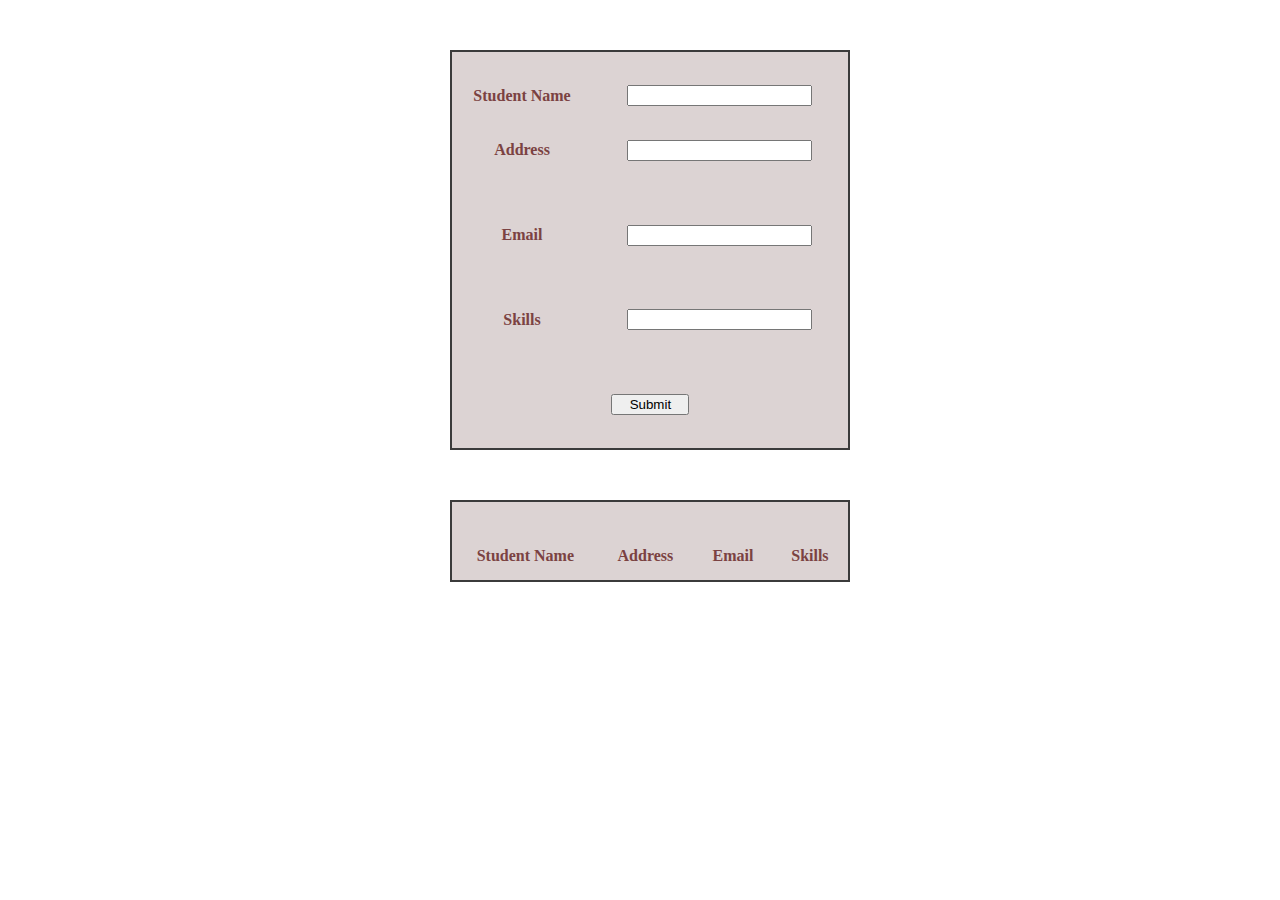
<file: Student form/index.html>
<!DOCTYPE html>
<html>
<head>
	<title>Registration Form</title>
	<link rel="stylesheet" href="style.css">
</head>
<body>

	
		<table>
			<thead>
				<tr>
					<th>Student Name</th>
					<td><input type="text" name="name" id="name"></td>
				</tr>
			</thead>
			<tbody>
				<tr>
					<th>Address</th>
					<td><input type="text" name="address" id="address"></td>
				</tr>
				<tr>
					<th>Email</th>
					<td><input type="text" name="email" id="email"></td>
				</tr>
				<tr>
					<th>Skills</th>
					<td><input type="text" name="skill" id="skill"></td>
				</tr>
				
               
                  

                
                    <tr id="btna">
                        <td colspan="2"><input type="button" name="button" id="btn" value="Submit" onclick="AddRow()"></td>
                    </tr>
			</tbody>
		</table>

		<table  id="show">
			<thead>
				<tr>
                    
					<th>Student Name</th>
					<th>Address</th>
					<th>Email</th>
					<th>Skills</th>
                    
				</tr>
			</thead>
		</table>
	
	
        <script src="main.js"></script>
	
</body>
</html>
</file>
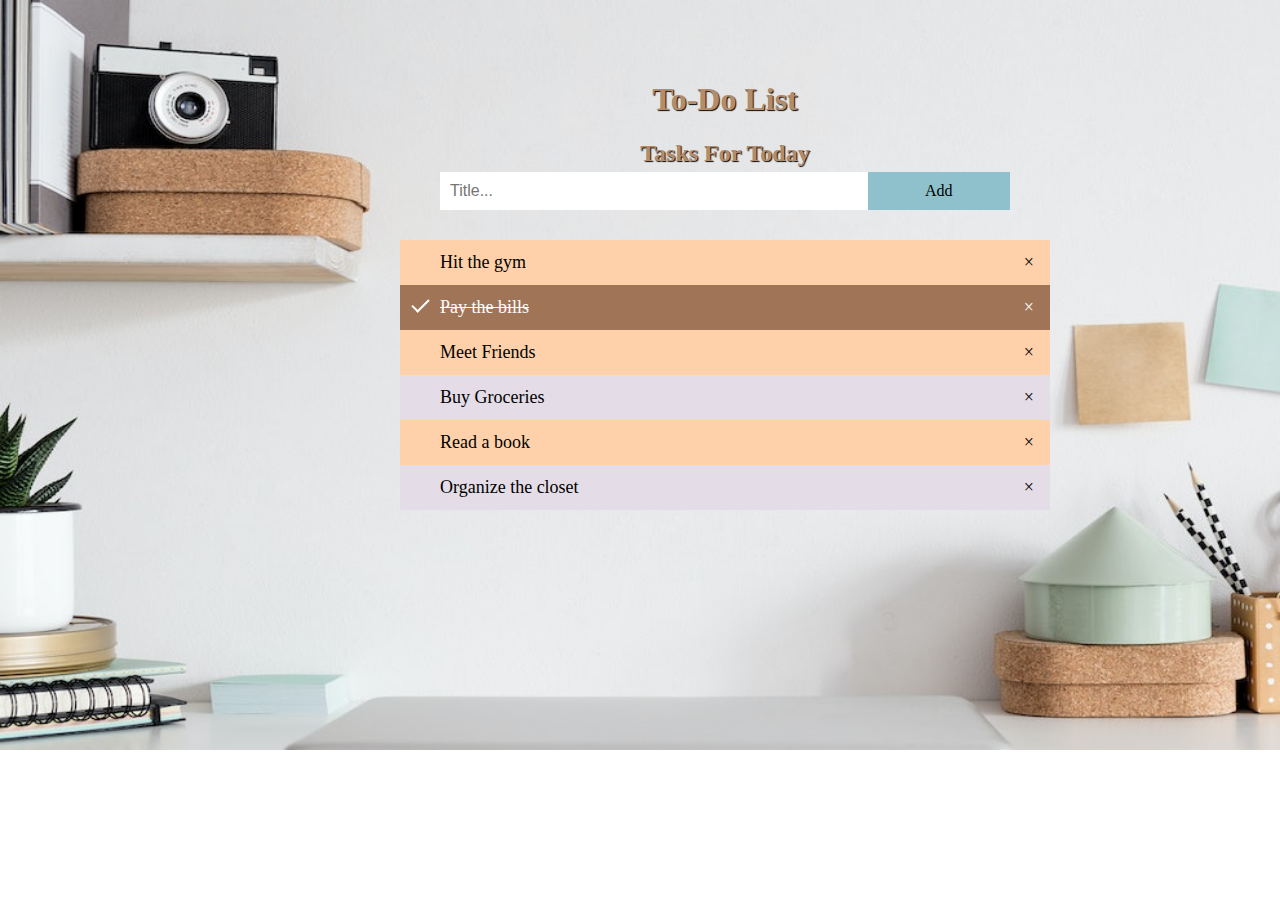
<file: TO-DO LIST WEBAPP/index.html>
<!DOCTYPE html>
<html lang="en">

<head>
    <meta charset="UTF-8" />
    <meta http-equiv="X-UA-Compatible" content="IE=edge" />
    <meta name="viewport" content="width=device-width, initial-scale=1.0" />
    <link rel='stylesheet' type='text/css' media="screen" href="style.css"/>
    <title>Todo List App</title>
  </head>
<body>

<div id="myDIV" class="header">
    <h1>To-Do List</h1>
  <h2 style="margin:5px">Tasks For Today</h2>
  <input type="text" id="myInput" placeholder="Title...">
  <span onclick="newElement()" class="addBtn">Add</span>
</div>

<ul id="myUL">
  <li>Hit the gym</li>
  <li class="checked">Pay the bills</li>
  <li>Meet Friends</li>
  <li>Buy Groceries</li>
  <li>Read a book</li>
  <li>Organize the closet</li>
</ul>

<script src="main.js"></script>

</body>
</html>
</file>
<file: Student form/style.css>
table{
    width: 400px;
    height: 400px;
    padding-top: 30px;
	margin-top: 50px;
	text-align: center;
	background: rgb(220, 211, 211);
	color: rgb(123, 66, 66);
    border: 2px solid rgb(59, 59, 59);
    position: relative;
    left: 35%; 
    top: 20%;  
}

#show{
    width: 400px;
    height: 70px;
    
}
#skill1{
    position: relative;
    right: 5%;
}
#skill2{
    position: relative;
   right: 10%;
}
#show th, #show td{
	padding: 13px;
}

#btna td input{
	width:20%;
    position: relative;
    left: 0%;
}
</file>
<file: TO-DO LIST WEBAPP/style.css>
body {
    margin: 0;
   width: 650px;
 position: relative;
    left: 400px;
    top:30px;
    background-image:url("bgg.jpg") ;
    background-repeat: no-repeat;
  

  background-size: 1550px 750px;
    
  }
  
  /* Include the padding and border in an element's total width and height */
  * {
    box-sizing: border-box;
 
  }
  
  /* Remove margins and padding from the list */
  ul {
    margin: 0;
    padding: 0;
  }
  
  /* Style the list items */
  ul li {
    cursor: pointer;
    position: relative;
    padding: 12px 8px 12px 40px;
    list-style-type: none;
    background: #e4dde7;;
    font-size: 18px;
    transition: 0.2s;
    
    /* make the list items unselectable */
    -webkit-user-select: none;
    -moz-user-select: none;
    -ms-user-select: none;
    user-select: none;
  }
  
  /* Set all odd list items to a different color (zebra-stripes) */
  ul li:nth-child(odd) {
    background: rgb(255, 209, 171);
  }
  
  /* Darker background-color on hover */
  ul li:hover {
    background: rgb(154, 114, 76);
  }
  
  /* When clicked on, add a background color and strike out text */
  ul li.checked {
    background: rgb(160, 117, 87);
    color: rgb(251, 251, 251);
    text-decoration: line-through;
  }
  
  /* Add a "checked" mark when clicked on */
  ul li.checked::before {
    content: '';
    position: absolute;
    border-color: #fff;
    border-style: solid;
    border-width: 0 2px 2px 0;
    top: 10px;
    left: 16px;
    transform: rotate(45deg);
    height: 15px;
    width: 7px;
  }
  
  /* Style the close button */
  .close {
    position: absolute;
    right: 0;
    top: 0;
    padding: 12px 16px 12px 16px;
  }
  
  .close:hover {
    background: rgb(179, 140, 108);
    color: white;
  }
  
  /* Style the header */
  .header {
     padding: 30px 40px;
    }
   .header h1,h2 {
    text-shadow: 1px 1px 1px rgb(8, 8, 8);
  color: rgb(179, 140, 108);
    text-align: center;
  }
  
  /* Clear floats after the header */
  .header:after {
    content: "";
    display: table;
    clear: both;
  }
  
  /* Style the input */
  input {
    margin: 0;
    border: none;
    border-radius: 0;
    width: 75%;
    padding: 10px;
    float: left;
    font-size: 16px;
  }
  
  /* Style the "Add" button */
  .addBtn {
    padding: 10px;
    width: 25%;
    background: rgb(143, 193, 205);
    color: rgb(0, 0, 0);
    float: left;
    text-align: center;
    font-size: 16px;
    cursor: pointer;
    transition: 0.3s;
    border-radius: 0;
  }
  
  .addBtn:hover {
    background-color:rgb(130, 96, 64);
  }
</file>
